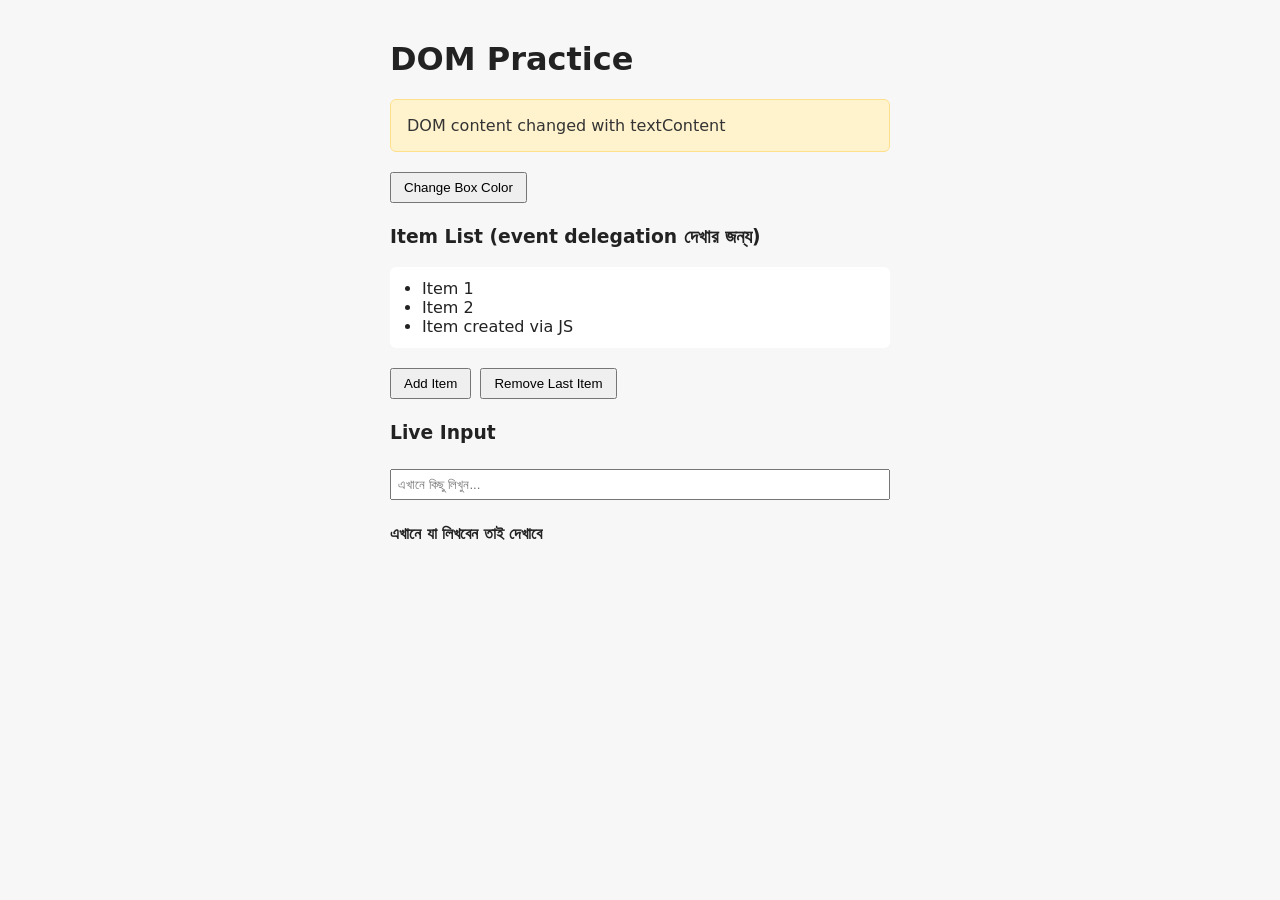
<file: 12-dom/index.html>
<!DOCTYPE html>
<html lang="bn">
<head>
  <meta charset="UTF-8" />
  <meta name="viewport" content="width=device-width, initial-scale=1.0" />
  <title>DOM Practice</title>
  <style>
    body {
      font-family: system-ui, sans-serif;
      max-width: 500px;
      margin: 40px auto;
      padding: 0 16px;
      background: #f7f7f7;
      color: #222;
    }
    #box {
      padding: 16px;
      background: #fff3cd;
      border: 1px solid #ffe08a;
      border-radius: 6px;
      margin-bottom: 16px;
    }
    button {
      padding: 6px 12px;
      margin: 4px 4px 4px 0;
      cursor: pointer;
    }
    ul {
      background: #fff;
      padding: 12px 12px 12px 32px;
      border-radius: 6px;
    }
    input {
      padding: 6px;
      width: 100%;
      box-sizing: border-box;
      margin: 8px 0;
    }
    #output {
      font-weight: bold;
    }
  </style>
</head>
<body>
  <h1>DOM Practice</h1>

  <div id="box">Hello DOM</div>

  <button id="colorBtn">Change Box Color</button>

  <h3>Item List (event delegation দেখার জন্য)</h3>
  <ul id="list">
    <li>Item 1</li>
    <li>Item 2</li>
  </ul>
  <button id="addBtn">Add Item</button>
  <button id="removeBtn">Remove Last Item</button>

  <h3>Live Input</h3>
  <input id="textInput" type="text" placeholder="এখানে কিছু লিখুন..." />
  <p id="output">এখানে যা লিখবেন তাই দেখাবে</p>

  <script src="./dom-practice.js"></script>
  <script src="./event-practice.js"></script>
</body>
</html>
</file>
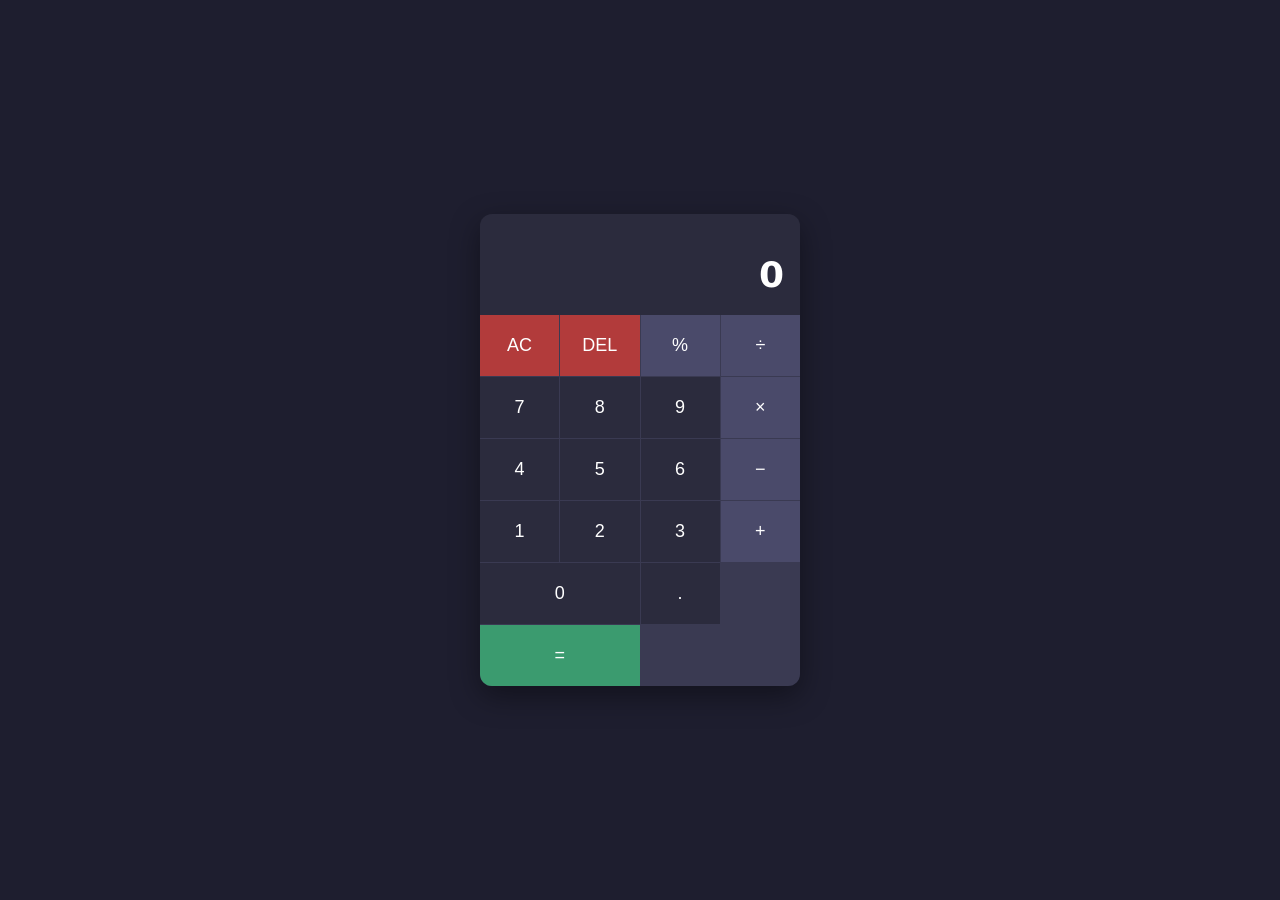
<file: 13-capstone-calculator/index.html>
<!DOCTYPE html>
<html lang="bn">
<head>
  <meta charset="UTF-8" />
  <meta name="viewport" content="width=device-width, initial-scale=1.0" />
  <title>Capstone Calculator</title>
  <link rel="stylesheet" href="./style.css" />
</head>
<body>
  <div class="calculator">
    <div class="display">
      <div class="previous-operand" id="previousOperand"></div>
      <div class="current-operand" id="currentOperand">0</div>
    </div>

    <div class="buttons">
      <button class="btn action" data-action="clear">AC</button>
      <button class="btn action" data-action="delete">DEL</button>
      <button class="btn operator" data-operator="%">%</button>
      <button class="btn operator" data-operator="/">÷</button>

      <button class="btn number" data-number="7">7</button>
      <button class="btn number" data-number="8">8</button>
      <button class="btn number" data-number="9">9</button>
      <button class="btn operator" data-operator="*">×</button>

      <button class="btn number" data-number="4">4</button>
      <button class="btn number" data-number="5">5</button>
      <button class="btn number" data-number="6">6</button>
      <button class="btn operator" data-operator="-">−</button>

      <button class="btn number" data-number="1">1</button>
      <button class="btn number" data-number="2">2</button>
      <button class="btn number" data-number="3">3</button>
      <button class="btn operator" data-operator="+">+</button>

      <button class="btn number zero" data-number="0">0</button>
      <button class="btn number" data-number=".">.</button>
      <button class="btn equals" data-action="equals">=</button>
    </div>
  </div>

  <script src="./script.js"></script>
</body>
</html>
</file>
<file: 13-capstone-calculator/style.css>
* {
  box-sizing: border-box;
}

body {
  margin: 0;
  min-height: 100vh;
  display: flex;
  align-items: center;
  justify-content: center;
  background: #1e1e2f;
  font-family: system-ui, sans-serif;
}

.calculator {
  width: 320px;
  border-radius: 12px;
  overflow: hidden;
  box-shadow: 0 10px 30px rgba(0, 0, 0, 0.4);
}

.display {
  background: #2b2b3d;
  color: #fff;
  padding: 20px 16px;
  text-align: right;
}

.previous-operand {
  min-height: 20px;
  font-size: 14px;
  color: #9a9ab0;
}

.current-operand {
  font-size: 36px;
  font-weight: 600;
  word-wrap: break-word;
  word-break: break-all;
}

.buttons {
  display: grid;
  grid-template-columns: repeat(4, 1fr);
  gap: 1px;
  background: #3a3a52;
}

.btn {
  border: none;
  padding: 20px 0;
  font-size: 18px;
  cursor: pointer;
  background: #2b2b3d;
  color: #fff;
}

.btn:hover {
  background: #3a3a52;
}

.btn.operator {
  background: #4a4a6a;
}

.btn.operator:hover {
  background: #5a5a80;
}

.btn.action {
  background: #b23b3b;
}

.btn.action:hover {
  background: #cc4949;
}

.btn.equals {
  background: #3b9b6f;
  grid-column: span 2;
}

.btn.equals:hover {
  background: #45b380;
}

.btn.zero {
  grid-column: span 2;
}
</file>
